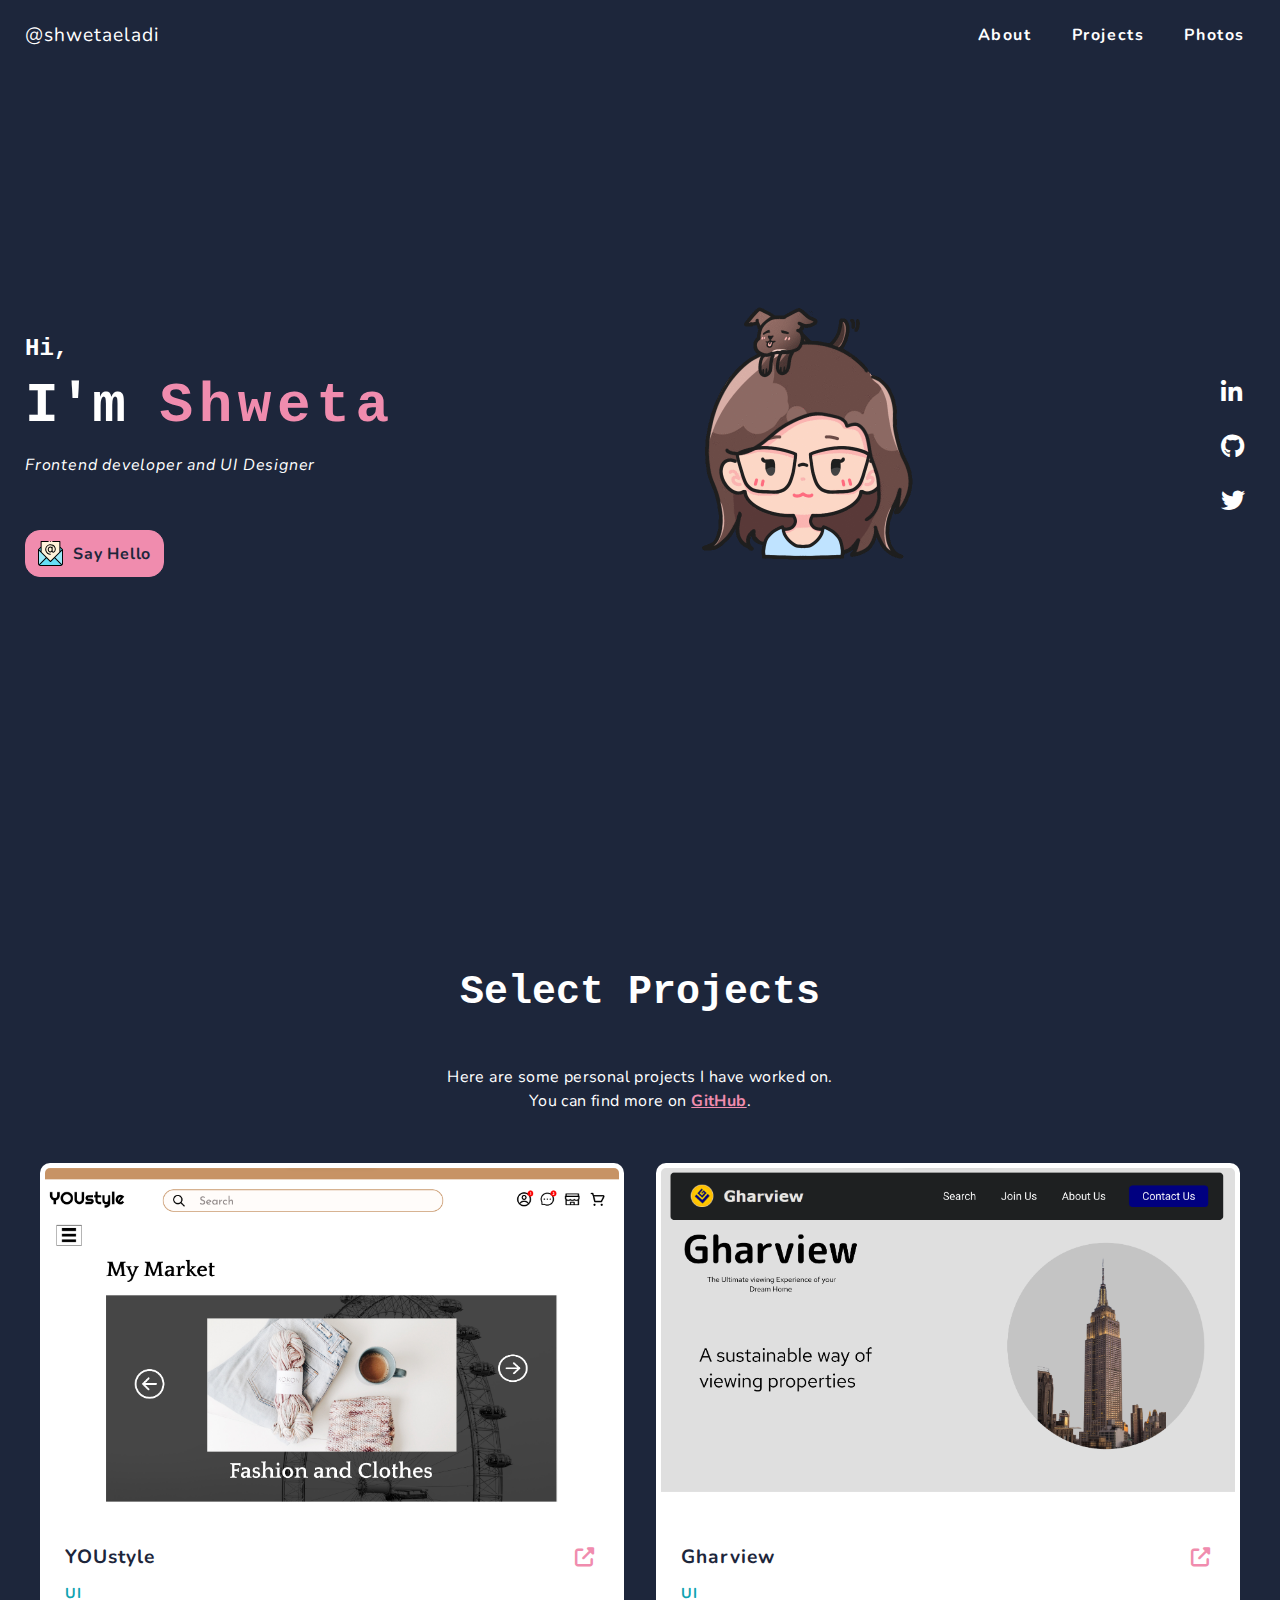
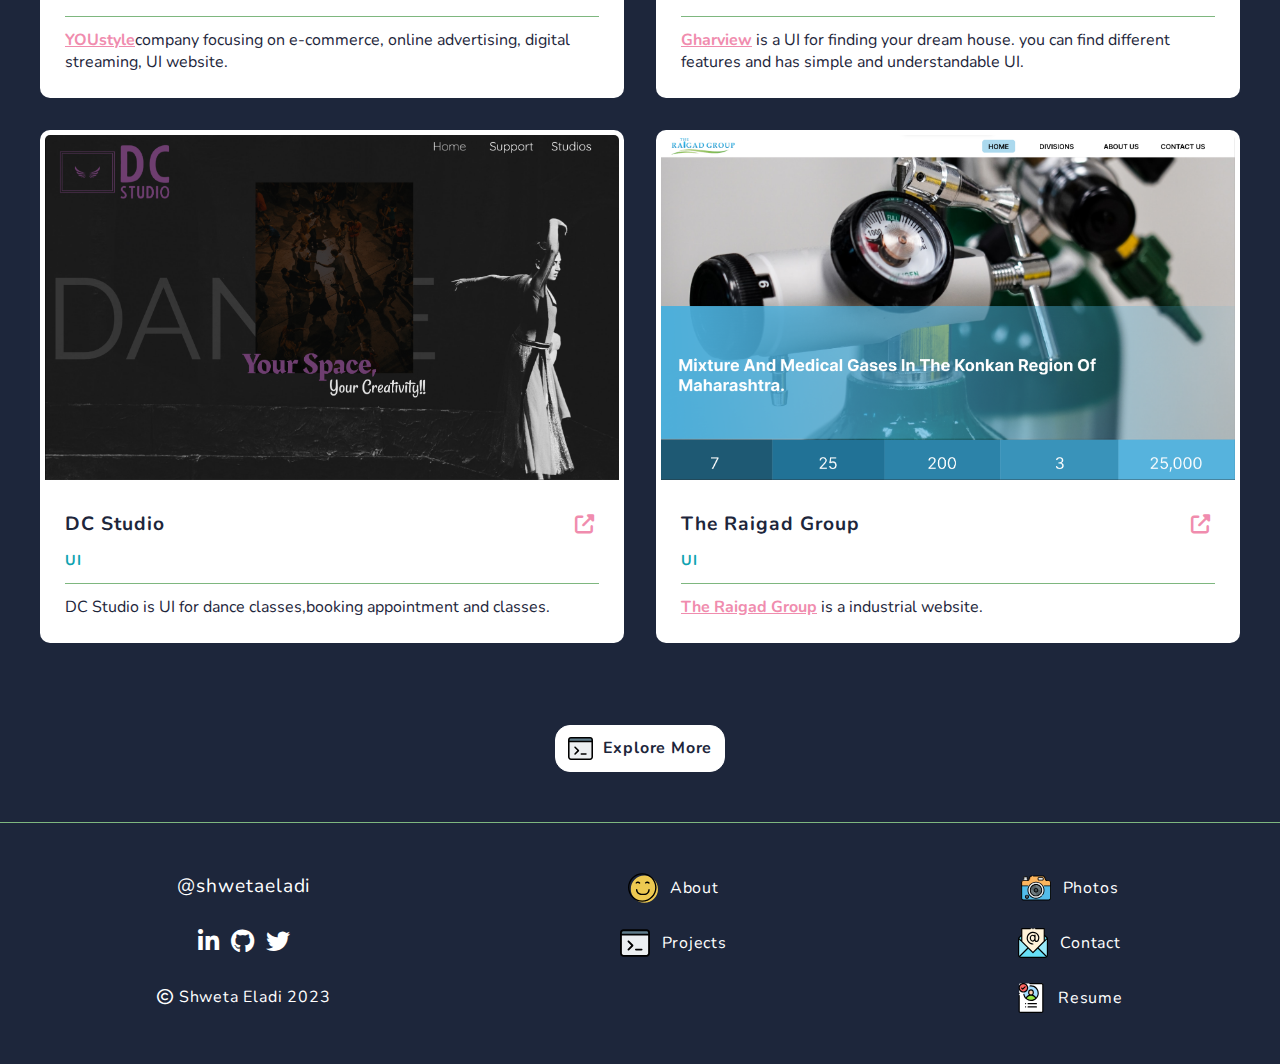
<file: index.html>
<!DOCTYPE html>
<html lang="en">

    <head>
        <title>Shweta Eladi</title>

        <link rel="apple-touch-icon" sizes="180x180" href="/apple-touch-icon.png">
        <link rel="icon" type="image/png" sizes="32x32" href="/favicon-32x32.png">
        <link rel="icon" type="image/png" sizes="16x16" href="/favicon-16x16.png">
        <link rel="manifest" href="/site.webmanifest">

        <meta charset="UTF-8">
        <meta property="og:title" content="Shweta Eladi" />
        <meta property="og:type" content="website" />
        <meta property="og:url" content="https://www.shwetaeladi.me/" />
        <meta property="og:description" content="Hi! I'm Shweta Eladi. Welcome to my portfolio." />
        <meta property="og:locale" content="en_US" />
        <!-- <meta property="og:image" content="#" /> -->
        <meta name="twitter:card" content="summary">
        <meta name="twitter:title" content="Shweta Eladi">
        <meta name="twitter:description" content="Hi! I'm Shweta Eladi. Welcome to my portfolio.">
        <!-- <meta name="twitter:image" content="https://anniew.xyz/img/me-icon-smiling.png"> -->
        <meta name="twitter:site" content="@shwetaeladi">
        <meta name="viewport" content="width=device-width, initial-scale=1.0">
        <meta name="copyright" content="Shweta Eladi">
        <meta name="description" content="Hi! I'm Shweta Eladi. Welcome to my portfolio.">
        <meta name="keywords"content="Shweta, Shweta Portfolio, Shweta Photography, photographer, developer, java, python, html, css, javascript, web developer, webdev, portfolio, quality assurance, qa engineer, quality assurance engineer">
        <meta name="robots" content="noindex, nofollow" />
        <!-- Link tag here -->
        <link rel="canonical" href="https://www.shwetaeladi.me/" />
        <link rel="preconnect" href="https://fonts.googleapis.com">
        <link rel="preconnect" href="https://fonts.gstatic.com" crossorigin>
        <link href="https://fonts.googleapis.com/css?family=Nunito" rel="stylesheet">
        <link rel="stylesheet" href="https://cdnjs.cloudflare.com/ajax/libs/font-awesome/6.2.1/css/all.min.css" />
        <link rel="stylesheet" href="./css/main.css" type="text/css">
        <link rel="stylesheet" href="./css/header.css" type="text/css">
        <link rel="stylesheet" href="./css/home.css" type="text/css">
        <link rel="stylesheet" href="./css/projects.css" type="text/css">
        <link rel="stylesheet" href="./css/footer.css" type="text/css">
    </head>

    <body>
        <header class="header">
            <a href="./index.html" class="header-logo">@shwetaeladi</a>
            <nav class="nav">
                <div class="toggle"><i class="fas fa-bars"></i></div>
                <ul class="nav-menu">
                    <li class="nav-item"><a href="./about.html">About</a></li>
                    <li class="nav-item"><a href="./projects.html">Projects</a></li>
                    <li class="nav-item"><a href="https://shwetaeladi.mypixieset.com/">Photos</a>
                    </li>
                </ul>
            </nav>
        </header>

        <main class="main-container home-section">
            <section id="home">
                <div class="landing-page-details">
                    <h1 class="small-title">Hi,</h1>
                    <h2 class="big-title">I'm <span class="my-name pink">Shweta</span></h2>
                    <h3 class="medium-title"><em>Frontend developer and UI Designer</em></h3>

                    <div class="cta-container email-container">
                        <a href="mailto:shweta072016@gmail.com"class="cta email-button">
                            <img src="./img/email.svg" alt="Email Icon">
                            <span>Say Hello</span>
                        </a>
                    </div>
                </div>
                <div class="art-me">
                    <img src="./img/me-icon.gif"
                        alt="Icon of me and Coconut. Art credits to @wynn.draws">
                </div>
                <div class="landing-page-socials">
                    <ul>
                        <li class="social-link">
                            <a href="https://www.linkedin.com/in/shwetaeladi07/" aria-label="LinkedIn"
                                target="_blank">
                                <i class="fa-brands fa-linkedin-in"></i>
                            </a>
                        </li>
                        <li class="social-link">
                            <a href="https://github.com/shwetaeladi07" aria-label="GitHub"
                                target="_blank">
                                <i class="fa-brands fa-github"></i>
                            </a>
                        </li>
                        <li class="social-link">
                            <a href="https://twitter.com/ShwetaEladi" aria-label="Twitter"
                                target="_blank">
                                <i class="fa-brands fa-twitter"></i>
                            </a>
                        </li>
                       
                    </ul>
                </div>
            </section>
            <section class="projects" id="select-projects">
                <h2>Select Projects</h2>
                <p class="section-description">
                    Here are some personal projects I have worked on.<br>
                    You can find more on <a class="hyperlink"
                        href="https://github.com/shwetaeladi07">GitHub</a>.
                </p>
                <div class="project-cards-container">
                    <div class="card">
                        <img src="./img/project-preview/YOUstyle.png"
                            alt="Project Preview Screenshot" class="card-preview-img">
                        <div class="card-info">
                            <div class="title-and-links">
                                <span class="project-title">
                                    YOUstyle
                                </span>
                                <div class="project-links">
                                    <a href="https://www.figma.com/proto/L442Smf2wV7Oo7gY2u3hfU/YOUstyle?page-id=0%3A1&node-id=4-8&starting-point-node-id=4%3A8">
                                        <i class="fas fa-external-link-alt"></i>
                                    </a>
                                    
                                </div>
                            </div>
                            <div class="project-skills">
                                <span>UI</span>

                            </div>
                            <p class="project-description">
                                <a class="hyperlink"
                                    href="https://www.imdb.com/title/tt9059350/">YOUstyle</a>company focusing on e-commerce, online advertising, digital streaming, UI website.
                            </p>
                        </div>
                    </div>
                    <div class="card">
                        <img src="./img/project-preview/DC Studio.png"
                            alt="Project Preview Screenshot" class="card-preview-img">
                        <div class="card-info">
                            <div class="title-and-links">
                                <span class="project-title">
                                    DC Studio
                                </span>
                                <div class="project-links">
                                    <a href="https://www.figma.com/proto/8iN770Cb0dZmhS6igXrwpf/DC-Studio?page-id=0%3A1&type=design&node-id=1-2&viewport=526%2C137%2C0.14&scaling=min-zoom">
                                        <i class="fas fa-external-link-alt"></i>
                                    </a>
                                    
                                </div>
                            </div>
                            <div class="project-skills">
                                <span>UI</span>

                            </div>
                            <p class="project-description">
                                DC Studio is UI for dance classes,booking appointment and classes.
                            </p>
                        </div>
                    </div>
                    <div class="card">
                        <img src="./img/project-preview/Gharview.png"
                            alt="Project Preview Screenshot" class="card-preview-img">
                        <div class="card-info">
                            <div class="title-and-links">
                                <span class="project-title">
                                    Gharview
                                </span>
                                <div class="project-links">
                                    <a href="https://www.figma.com/proto/vuzBiYQe53bn9NGlnB6e8i/gharview?page-id=0%3A1&node-id=1-2&starting-point-node-id=1%3A2ttps://www.instagram.com/anniedotexe/">
                                        <i class="fas fa-external-link-alt"></i>
                                    </a>
                                    
                                </div>
                            </div>
                            <div class="project-skills">
                                <span>UI</span>
                               
                            </div>
                            <p class="project-description">
                                <a class="hyperlink"
                                    href="https://www.figma.com/proto/vuzBiYQe53bn9NGlnB6e8i/gharview?page-id=0%3A1&node-id=1-2&starting-point-node-id=1%3A2">Gharview</a> is a UI for finding your dream house. you can find different features and has simple and understandable UI.
                            </p>
                        </div>
                    </div>
                    <div class="card">
                        <img src="./img/project-preview/theraigadgroup.png"
                            alt="Project Preview Screenshot" class="card-preview-img">
                        <div class="card-info">
                            <div class="title-and-links">
                                <span class="project-title">
                                    The Raigad Group
                                </span>
                                <div class="project-links">
                                    <a href="https://www.figma.com/proto/LZ1vJ4AmmmYRnQXMCemEjD/TheRaigadGroup?page-id=0%3A1&node-id=52-2">
                                        <i class="fas fa-external-link-alt"></i>
                                    </a>
                                
                                </div>
                            </div>
                            <div class="project-skills">
                                <span>UI</span>
                                
                            </div>
                            <p class="project-description">
                                <a class="hyperlink"
                                    href="https://www.figma.com/proto/LZ1vJ4AmmmYRnQXMCemEjD/TheRaigadGroup?page-id=0%3A1&node-id=52-2">The Raigad Group</a>
                                    is a industrial website.
                        </div>
                    </div>
                </div>
                <div class="cta-container">
                    <a href="./projects.html" class="cta">
                        <img src="./img/coding.svg" alt="Code Icon">
                        <span>Explore More</span>
                    </a>
                </div>
            </section>
        </main>

        <footer class="footer-container">
            <div class="footer">
                <div class="footer-column">
                    <a href="./index.html" class="footer-logo">@shwetaeladi</a>
                    <div class="socials">
                        <ul>
                            <li class="social-link">
                                <a href="https://www.linkedin.com/in/shwetaeladi07/"
                                    aria-label="LinkedIn" target="_blank">
                                    <i class="fa-brands fa-linkedin-in"></i>
                                </a>
                            </li>
                            <li class="social-link">
                                <a href="https://github.com/shwetaeladi07" aria-label="GitHub"
                                    target="_blank">
                                    <i class="fa-brands fa-github"></i>
                                </a>
                            </li>
                            <li class="social-link">
                                <a href="https://twitter.com/ShwetaEladi" aria-label="Twitter"
                                    target="_blank">
                                    <i class="fa-brands fa-twitter"></i>
                                </a>
                            </li>
                            
                        </ul>
                    </div>
                    <span class="copyright"><i class="fa-regular fa-copyright"></i> Shweta Eladi 2023</span>
                </div>
                <div class="footer-column">
                    <a href="./about.html" class="footer-button">
                        <img src="./img/smile.svg" alt="Smile Icon">
                        About
                    </a>
                    <a href="./projects.html" class="footer-button">
                        <img src="./img/coding.svg" alt="Code Icon">
                        Projects
                    </a>

                </div>
                <div class="footer-column">
                    
                    <a href="https://shwetaeladi.mypixieset.com/" class="footer-button">
                        <img src="./img/camera.svg" alt="Camera Icon">
                        Photos
                    </a>
                    <a href="mailto:shweta072016@gmail.com"class="footer-button">
                        <img src="./img/email.svg" alt="Email Icon">
                        Contact
                    </a>
                </a>
                <a href="./ShwetaEladiResume.pdf" class="footer-button">
                    <img src="./img/resume.svg" alt="Resume Icon">
                    Resume
                </a>
                </div>
            </div>
        </footer>

        <script src="./js/main.js"></script>
    </body>

</html>
</file>
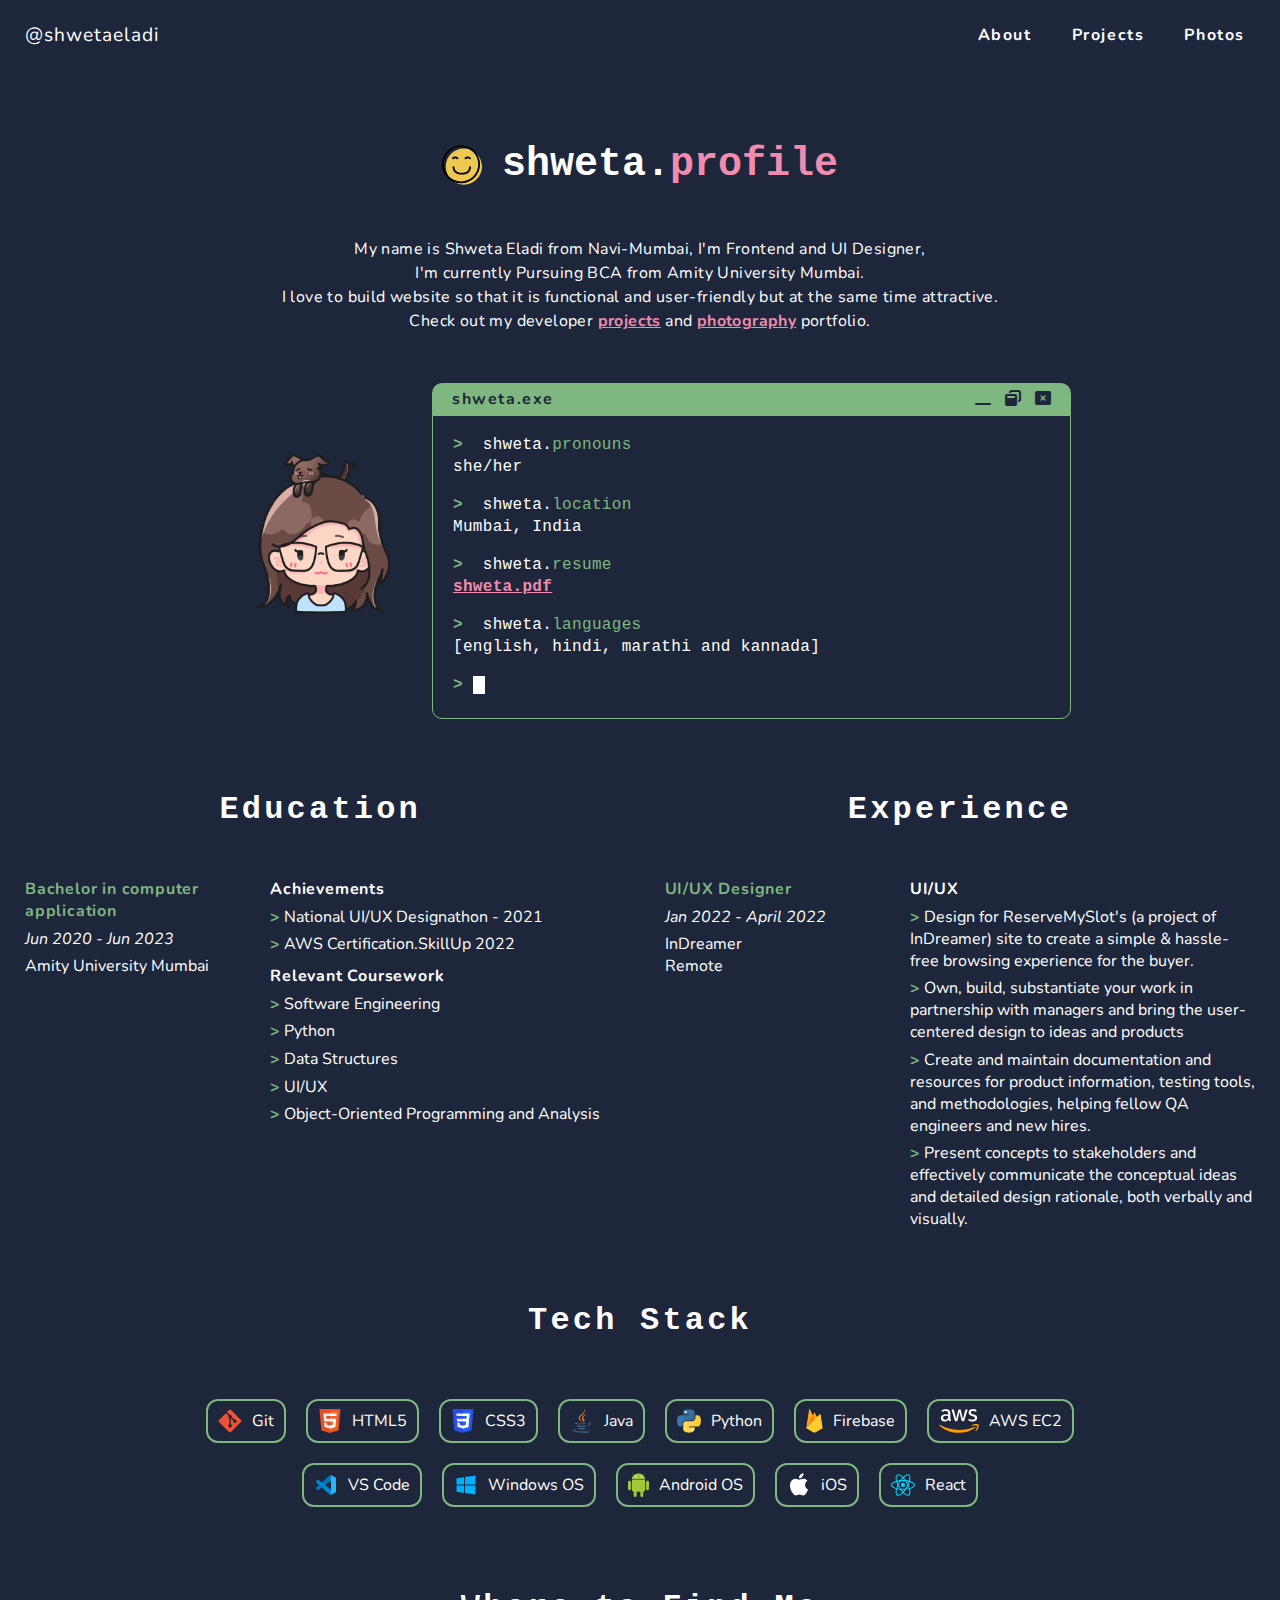
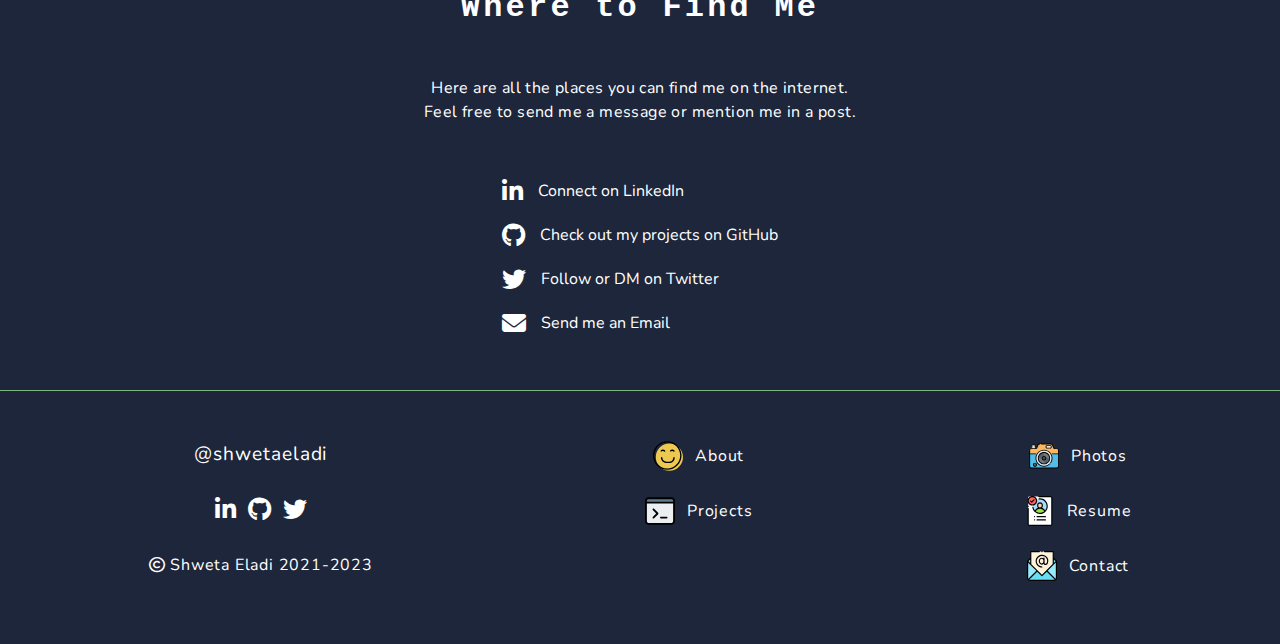
<file: about.html>
<!DOCTYPE html>
<html lang="en">

    <head>
        <title>About Me ~ Shweta Eladi</title>

        <link rel="apple-touch-icon" sizes="180x180" href="/apple-touch-icon.png">
        <link rel="icon" type="image/png" sizes="32x32" href="/favicon-32x32.png">
        <link rel="icon" type="image/png" sizes="16x16" href="/favicon-16x16.png">
        <link rel="manifest" href="/site.webmanifest">

        <meta charset="UTF-8">

        <meta property="og:title" content="About Me ~ Shweta Eladi" />
        <meta property="og:type" content="website" />
        <meta property="og:url" content="http://shwetaeladi.me/about" />
        <meta property="og:description"
            content="Hi! I'm Shweta Eladi. I have been working with computers and technology for most of my life being the go-to tech support for friends and family, and I am a self-taught web developer." />
        <meta property="og:locale" content="en_US" />
        <meta property="og:image" content="https://anniew.xyz/img/me-icon-smiling.png" />

        <meta name="twitter:card" content="summary">
        <meta name="twitter:title" content="About Me ~ Shweta Eladi">
        <meta name="twitter:description"
            content="Hi! I'm Shweta Eladi. I have been working with computers and technology for most of my life being the go-to tech support for friends and family, and I am a self-taught web developer.">
        <meta name="twitter:image" content="https://anniew.xyz/img/me-icon-smiling.png">
        <meta name="twitter:site" content="@shwetaeladi">

        <meta name="viewport" content="width=device-width, initial-scale=1.0">
        <meta name="copyright" content="Shweta Eladi">
        <meta name="description"
            content="Hi! I'm Annie. I have been working with computers and technology for most of my life being the go-to tech support for friends and family, and I am a self-taught web developer.">
        <meta name="keywords"
            content="Shweta Eladi, Shweta Eladi Portfolio, Shweta Eladi Photography, photographer, developer, java, python, html, css, javascript, web developer, webdev, portfolio">
        <meta name="robots" content="noindex, nofollow" />

        <link rel="canonical" href="https://shwetaeladi.me/about" />

        <link rel="preconnect" href="https://fonts.googleapis.com">
        <link rel="preconnect" href="https://fonts.gstatic.com" crossorigin>
        <link href="https://fonts.googleapis.com/css?family=Nunito" rel="stylesheet">

        <link rel="stylesheet"
            href="https://cdnjs.cloudflare.com/ajax/libs/font-awesome/6.2.1/css/all.min.css" />

        <link rel="stylesheet" href="./css/main.css" type="text/css">
        <link rel="stylesheet" href="./css/header.css" type="text/css">
        <link rel="stylesheet" href="./css/about.css" type="text/css">
        <link rel="stylesheet" href="./css/footer.css" type="text/css">
    </head>

    <body>
        <header class="header">
            <a href="./index.html" class="header-logo">@shwetaeladi</a>
            <nav class="nav">
                <div class="toggle"><i class="fas fa-bars"></i></div>
                <ul class="nav-menu">
                    <li class="nav-item"><a href="./about.html">About</a></li>
                    <li class="nav-item"><a href="./projects.html">Projects</a></li>
                    <li class="nav-item"><a href="https://shwetaeladi.mypixieset.com/">Photos</a>
                    </li>
                </ul>
            </nav>
        </header>

        <main class="main-container about-section">
            <section id="profile">
                <div class="page-title">
                    <img src="./img/smile.svg" alt="Smile Icon">
                    <h2>shweta.<span class="pink">profile</span></h2>
                </div>
                <p class="section-description">
                    My name is Shweta Eladi from Navi-Mumbai, I'm Frontend and UI Designer, 
                    <br>I'm currently Pursuing BCA from Amity University Mumbai.
                    <br>
                     I love to build website so that it is functional and user-friendly but at the same time attractive.<br>
                    Check out my developer <a class="hyperlink" href="./projects.html">projects</a>
                    and <a class="hyperlink"
                        href="https://shwetaeladi.mypixieset.com/">photography</a> portfolio.
                </p>
                <div class="profile-container">
                    <div class="me-icon-container">
                        <img class="me-icon" src="./img/me-icon.gif"
                            alt="Icon of myself with my bear puppy, Coconut, on top of my head"
                            title="Icon of me and Coconut. Art credits to @wynn.draws">
                    </div>
                    <div class="terminal-container">
                        <div class="terminal-header">
                            <div id="terminal-title">shweta.exe</div>
                            <div class="right-side-buttons">
                                <i class="fa-solid fa-window-minimize"></i>
                                <i class="fa-solid fa-window-restore"></i>
                                <i class="fa-solid fa-window-close"></i>
                            </div>
                        </div>
                        <div class="terminal-window">
                            <div class="statement">
                                <p class="input">
                                    shweta.<span class="green">pronouns</span>
                                </p>
                                <p class="return">
                                    she/her
                                </p>
                            </div>
                            <div class="statement">
                                <p class="input">
                                    shweta.<span class="green">location</span>
                                </p>
                                <p class="return">
                                    Mumbai, India
                                </p>
                            </div>
                             <div class="statement">
                                <p class="input">
                                    shweta.<span class="green">resume</span>
                                </p>
                                <p class="return">
                                    <a href="./ShwetaEladiResume.pdf" class="hyperlink">shweta.pdf</a>
                                </p>
                            </div> 
                            <div class="statement">
                                <p class="input">
                                    shweta.<span class="green">languages</span>
                                </p>
                                <p class="return">
                                    [english, hindi, marathi and kannada]
                                </p>
                            </div>
                            
                            <div class="statement">
                                <p class="input bottom"><span></span></p>
                            </div>
                        </div>
                    </div>
                </div>
            </section>
            <section id="education-experience">
                <div id="education" class="education-experience-container">
                    <h3>Education</h3>
                    <div class="education-experience-card">
                        <div class="card-info">
                            <h4 class="green">Bachelor in computer application</h4>
                            <p class="date">Jun 2020 - Jun 2023</p>
                            <p>Amity University Mumbai</p>
                        </div>
                        <div class="card-description">
                            <h5>Achievements</h5>
                            <p>National UI/UX Designathon - 2021</p>
                            <p>AWS Certification.SkillUp 2022</p>

                            <h5>Relevant Coursework</h5>
                            <p>Software Engineering</p>
                            <p>Python</p>
                            <p>Data Structures</p>
                            <p>UI/UX</p>
                            <p>Object-Oriented Programming and Analysis</p>
                        </div>
                    </div>
                </div>
                <div id="experience" class="education-experience-container">
                    <h3>Experience</h3>
                    <div class="education-experience-card">
                        <div class="card-info">
                            <h4 class="green">UI/UX Designer</h4>
                            <p class="date">Jan 2022 - April 2022</p>
                            <p><a href="https://indreamer.com/">InDreamer</a><br>
                                Remote</p>
                        </div>
                        <div class="card-description">
                            <h5>UI/UX</h5>
                            <p>Design for ReserveMySlot's (a project of InDreamer) site to create a simple & hassle-free browsing experience for the buyer.</p>
                            <p>Own, build, substantiate your work in partnership with managers and bring the user-centered design to ideas and products</p>
                            <p>Create and maintain documentation and resources
                                for product information, testing
                                tools, and methodologies, helping fellow QA engineers and new hires.
                            </p>
                            <p>Present concepts to stakeholders and effectively communicate the conceptual ideas and detailed design rationale, both verbally and visually.
                            </p>
                           
                        </div>
                    </div>
            </section>
            <section id="tech-stack">
                <h3>Tech Stack</h3>
                <div class="tech-stack-container">
                    <div class="skill">
                        <img src="./img/git.svg" alt="Git Icon"><span>Git</span>
                    </div>
                    <div class="skill">
                        <img src="./img/html5.svg" alt="HTML5 Icon"><span>HTML5</span>
                    </div>
                    <div class="skill">
                        <img src="./img/css3.svg" alt="CSS3 Icon"><span>CSS3</span>
                    </div>
                    <div class="skill">
                        <img src="./img/java.svg" alt="Java Icon"><span>Java</span>
                    </div>
                    <div class="skill">
                        <img src="./img/python.svg" alt="Python Icon"><span>Python</span>
                    </div>
                    <div class="skill">
                        <img src="./img/firebase.svg" alt="Firebase Icon"><span>Firebase</span>
                    </div>
                    <div class="skill">
                        <img src="./img/aws.svg" alt="AWS Icon"><span>AWS EC2</span>
                    </div>
                    <div class="skill">
                        <img src="./img/vscode.svg" alt="VS Code Icon"><span>VS Code</span>
                    </div>
                    <div class="skill">
                        <img src="./img/windows.svg" alt="Windows Icon"><span>Windows OS</span>
                    </div>
                    <div class="skill">
                        <img src="./img/android.svg" alt="Android Icon"><span>Android OS</span>
                    </div>
                    <div class="skill">
                        <img src="./img/ios.svg" alt="iOS Icon"><span>iOS</span>
                    </div>

                     <div class="skill">
                        <img src="./img/react.svg" alt="React"><span>React</span>
                    </div>
                </div>
            </section>
            <section id="all-social-media">
                <h3>Where to Find Me</h3>
                <p class="section-description">
                    Here are all the places you can find me on the
                    internet.<br>
                    Feel free to send me a message or mention me in a post.
                </p>
                <div class="social-media-list">
                    <a href="https://www.linkedin.com/in/shwetaeladi07/" class="social-media-item">
                        <i class="fa-brands fa-linkedin-in"></i>
                        Connect on LinkedIn
                    </a>
                    <a href="https://github.com/shwetaeladi07" class="social-media-item">
                        <i class="fa-brands fa-github"></i>
                        Check out my projects on GitHub
                    </a>
                    <a href="https://twitter.com/ShwetaEladi" class="social-media-item">
                        <i class="fa-brands fa-twitter"></i>
                        Follow or DM on Twitter
                    </a>
                    <a href="mailto:shweta072016@gmail.com" class="social-media-item">
                        <i class="fa-solid fa-envelope"></i>
                        Send me an Email
                    </a>
                    
                </div>
            </section>
        </main>

        <footer class="footer-container">
            <div class="footer">
                <div class="footer-column">
                    <a href="./index.html" class="footer-logo">@shwetaeladi</a>
                    <div class="socials">
                        <ul>
                            <li class="social-link">
                                <a href="https://www.linkedin.com/in/shwetaeladi07//"
                                    aria-label="LinkedIn" target="_blank">
                                    <i class="fa-brands fa-linkedin-in"></i>
                                </a>
                            </li>
                            <li class="social-link">
                                <a href="https://github.com/shwetaeladi07" aria-label="GitHub"
                                    target="_blank">
                                    <i class="fa-brands fa-github"></i>
                                </a>
                            </li>
                            <li class="social-link">
                                <a href="https://twitter.com/ShwetaEladi" aria-label="Twitter"
                                    target="_blank">
                                    <i class="fa-brands fa-twitter"></i>
                                </a>
                            </li>
                            

                        </ul>
                    </div>
                    <span class="copyright"><i class="fa-regular fa-copyright"></i> Shweta Eladi
                        2021-2023</span>
                </div>
                <div class="footer-column">
                    <a href="./about.html" class="footer-button">
                        <img src="./img/smile.svg" alt="Smile Icon">
                        About
                    </a>
                    <a href="./projects.html" class="footer-button">
                        <img src="./img/coding.svg" alt="Code Icon">
                        Projects
                    </a>

                </div>
                <div class="footer-column">

                    <a href="https://shwetaeladi.mypixieset.com/" class="footer-button">
                        <img src="./img/camera.svg" alt="Camera Icon">
                        Photos
                    </a>
                    <a href="./ShwetaEladiResume.pdf" class="footer-button">
                        <img src="./img/resume.svg" alt="Resume Icon">
                        Resume
                    </a>
                    <a href="mailto:shweta072016@gmail.com" class="footer-button">
                        <img src="./img/email.svg" alt="Email Icon">
                        Contact
                    </a>
                </div>
            </div>
        </footer>

        <script src="./js/main.js"></script>
    </body>

</html>
</file>
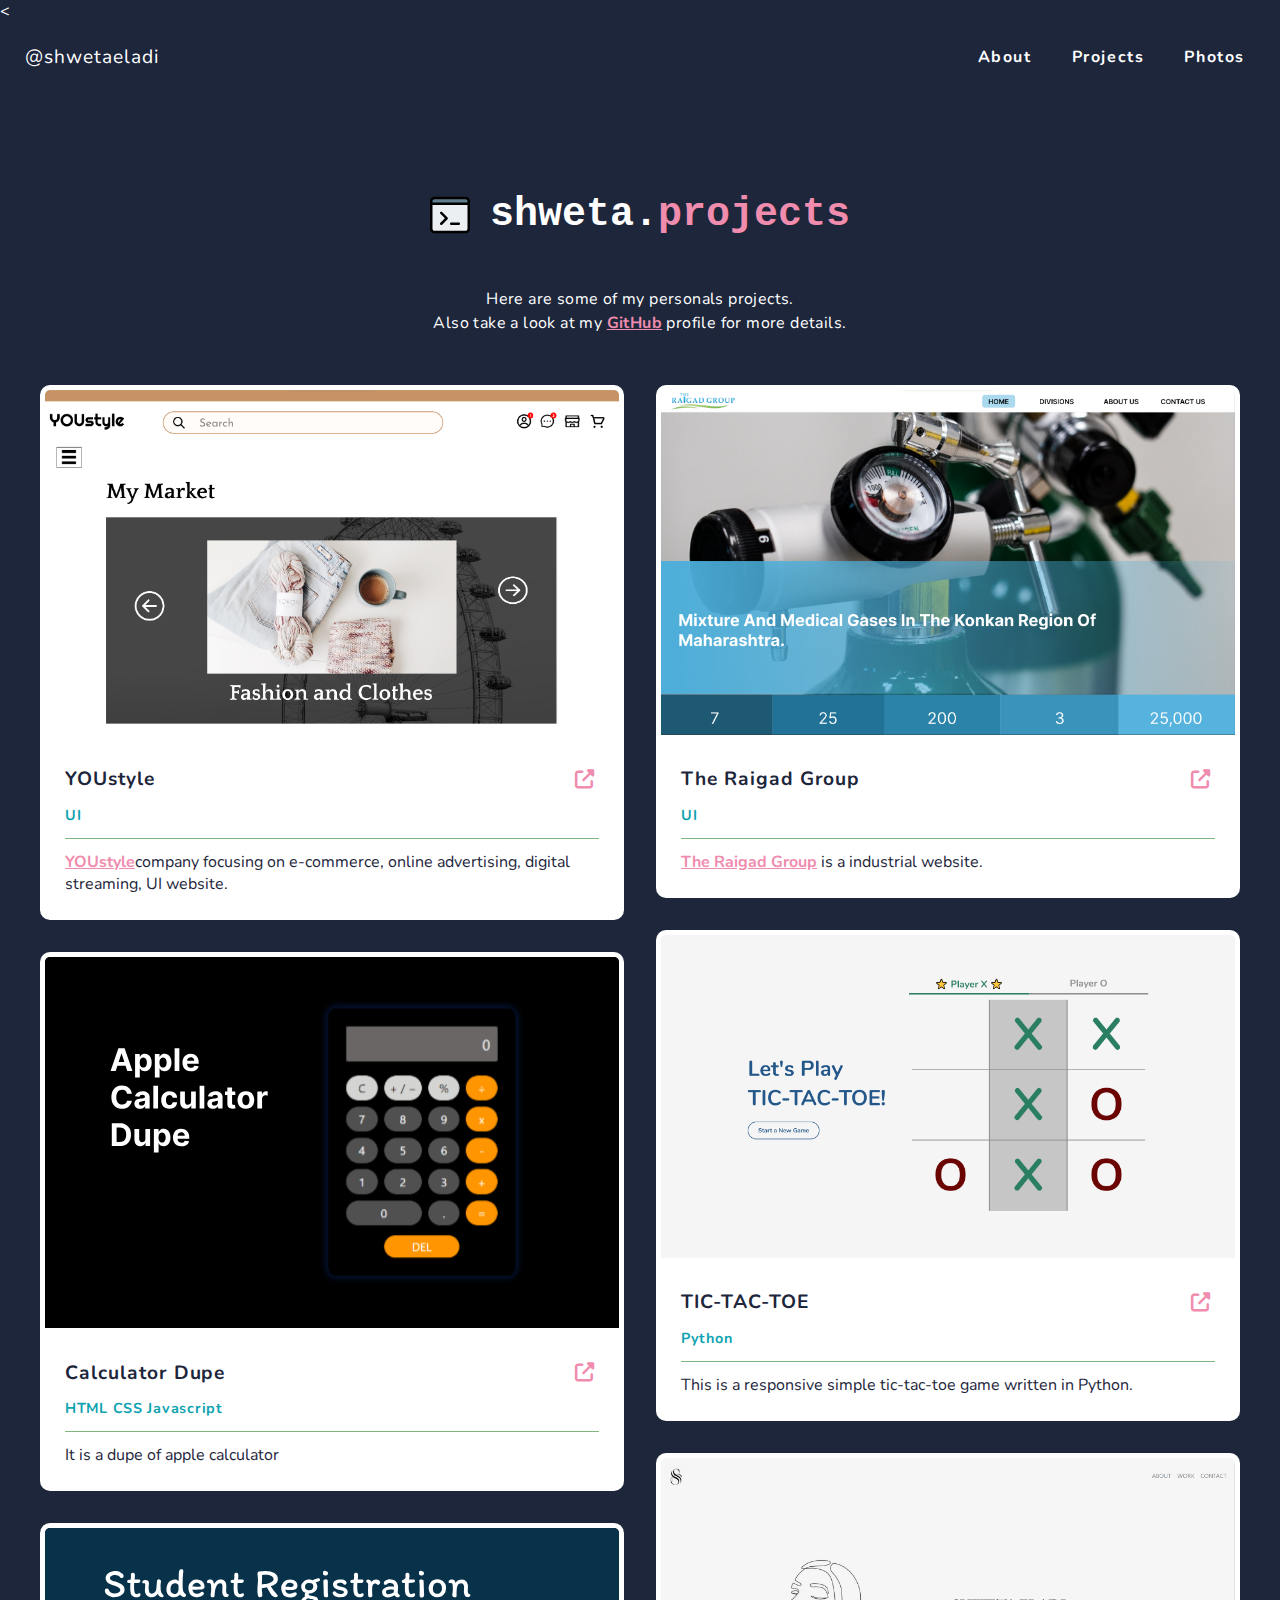
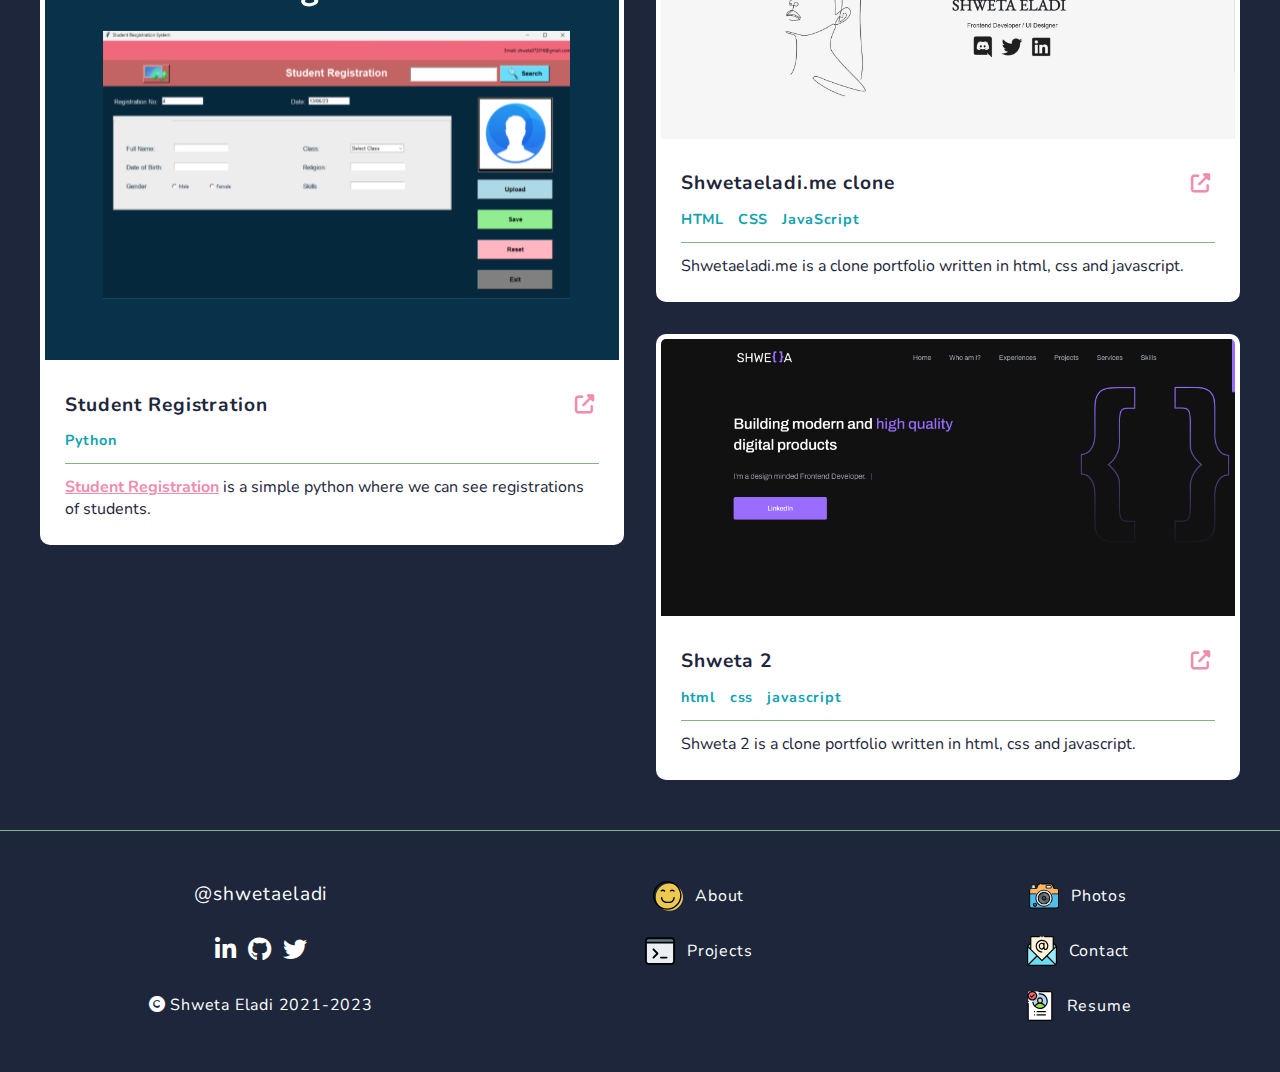
<file: projects.html>
<!DOCTYPE html>
<html lang="en">

    <head>
        <title>Projects ~ Shweta Eladi</title>

        <<link rel="apple-touch-icon" sizes="180x180" href="/apple-touch-icon.png">
            <link rel="icon" type="image/png" sizes="32x32" href="/favicon-32x32.png">
            <link rel="icon" type="image/png" sizes="16x16" href="/favicon-16x16.png">
            <link rel="manifest" href="/site.webmanifest">

            <meta charset="UTF-8">

            <meta property="og:title" content="Projects ~ Shweta Eladi" />
            <meta property="og:type" content="website" />
            <meta property="og:url" content="http://shwetaeladi.me/projects" />
            <meta property="og:description"
                content="Here is a showcase of the projects I have worked on with languages and tools including HTML, CSS, JavaScript, React, Python, Firebase, Amazon Web Services, and Google Cloud Platform." />
            <meta property="og:locale" content="en_US" />
            <meta property="og:image" content="https://anniew.xyz/img/me-icon-smiling.png" />

            <meta name="twitter:card" content="summary">
            <meta name="twitter:title" content="Projects ~ Shweta Eladi">
            <meta name="twitter:description"
                content="Here is a showcase of the projects I have worked on with languages and tools including HTML, CSS, JavaScript, React, Python, Firebase, Amazon Web Services, and Google Cloud Platform.">
            <meta name="twitter:image" content="https://anniew.xyz/img/me-icon-smiling.png">
            <meta name="twitter:site" content="@shwetaeladi">

            <meta name="viewport" content="width=device-width, initial-scale=1.0">
            <meta name="copyright" content="Shweta Eladi">
            <meta name="description"
                content="Here is a showcase of the projects I have worked on with languages and tools including HTML, CSS, JavaScript, React, Python, Firebase, Amazon Web Services, and Google Cloud Platform.">
            <meta name="keywords"
                content="Shweta Eladi, Shweta Eladi Portfolio, Shweta Eladi Photography, photographer, developer, java, python, html, css, javascript, web developer, webdev, portfolio">
            <meta name="robots" content="noindex, nofollow" />

            <link rel="canonical" href="https://anniew.xyz/projects" />

            <link rel="preconnect" href="https://fonts.googleapis.com">
            <link rel="preconnect" href="https://fonts.gstatic.com" crossorigin>
            <link href="https://fonts.googleapis.com/css?family=Nunito" rel="stylesheet">

            <link rel="stylesheet"
                href="https://cdnjs.cloudflare.com/ajax/libs/font-awesome/6.2.1/css/all.min.css" />

            <link rel="stylesheet" href="./css/main.css" type="text/css">
            <link rel="stylesheet" href="./css/header.css" type="text/css">
            <link rel="stylesheet" href="./css/projects.css" type="text/css">
            <link rel="stylesheet" href="./css/footer.css" type="text/css">

    </head>

    <body>
        <header class="header">
            <a href="./index.html" class="header-logo">@shwetaeladi</a>
            <nav class="nav">
                <div class="toggle"><i class="fas fa-bars"></i></div>
                <ul class="nav-menu">
                    <li class="nav-item"><a href="./about.html">About</a></li>
                    <li class="nav-item"><a href="./projects.html">Projects</a></li>
                    <li class="nav-item"><a href="https://shwetaeladi.mypixieset.com/">Photos</a>
                    </li>
                </ul>
            </nav>
        </header>

        <main class="main-container project-section">
            <section class="projects">
                <div class="page-title">
                    <img src="./img/coding.svg" alt="Code Icon">
                    <h2>shweta.<span class="pink">projects</span></h2>
                </div>
                <p class="section-description">
                    Here are some of my personals projects.<br>
                    Also take a look at my <a class="hyperlink"
                        href="https://github.com/shwetaeladi07">GitHub</a> profile for more details.
                </p>
                <div class="project-cards-container">
                    <div class="card">
                        <img src="./img/project-preview/YOUstyle.png"
                            alt="Project Preview Screenshot" class="card-preview-img">
                        <div class="card-info">
                            <div class="title-and-links">
                                <span class="project-title">
                                    YOUstyle
                                </span>
                                <div class="project-links">
                                    <a href="https://www.figma.com/proto/L442Smf2wV7Oo7gY2u3hfU/YOUstyle?page-id=0%3A1&node-id=4-8&starting-point-node-id=4%3A8">
                                        <i class="fas fa-external-link-alt"></i>
                                    </a>

                                </div>
                            </div>
                            <div class="project-skills">
                                <span>UI</span>
                            </div>
                            <p class="project-description">
                                <a class="hyperlink"
                                    href="https://www.imdb.com/title/tt9059350/">YOUstyle</a>company focusing on e-commerce, online advertising, digital streaming, UI website.
                            </p>
                        </div>
                    </div>
                    <div class="card">
                        <img src="./img/caluclator.svg"
                            alt="Project Preview Screenshot" class="card-preview-img">
                        <div class="card-info">
                            <div class="title-and-links">
                                <span class="project-title">
                                    Calculator Dupe
                                </span>
                                <div class="project-links">
                                    <a href="https://calculator.shwetaeladi.me/">
                                        <i class="fas fa-external-link-alt"></i>
                                    </a>

                                </div>
                            </div>
                            <div class="project-skills">
                                <span>HTML CSS Javascript</span>

                            </div>
                            <p class="project-description">
                                It is a dupe of apple calculator
                            </p>
                        </div>
                    </div>

                    <div class="card">
                        <img src="./img/Studentreg.svg"
                            alt="Project Preview Screenshot" class="card-preview-img">
                        <div class="card-info">
                            <div class="title-and-links">
                                <span class="project-title">
                                   Student Registration
                                </span>
                                <div class="project-links">
                                    <a href="https://github.com/shwetaeladi07/Student_registration">
                                        <i class="fas fa-external-link-alt"></i>
                                    </a>
                                    
                                </div>
                            </div>
                            <div class="project-skills">
                                <span>Python</span>
                            </div>
                            <p class="project-description">
                                <a class="hyperlink"
                                href="https://github.com/shwetaeladi07/Student_registration">Student Registration</a> is a simple python where we can see registrations of students.
                            </p>
                        </div>
                    </div>
                    <div class="card">
                        <img src="./img/project-preview/theraigadgroup.png"
                            alt="Project Preview Screenshot" class="card-preview-img">
                        <div class="card-info">
                            <div class="title-and-links">
                                <span class="project-title">
                                    The Raigad Group
                                </span>
                                <div class="project-links">
                                    <a href="https://www.figma.com/proto/LZ1vJ4AmmmYRnQXMCemEjD/TheRaigadGroup?page-id=0%3A1&node-id=52-2">
                                        <i class="fas fa-external-link-alt"></i>
                                    </a>
                                   
                                </div>
                            </div>
                            <div class="project-skills">
                                <span>UI</span>
 
                            </div>
                            <p class="project-description">
                                <a class="hyperlink"
                                    href="https://www.figma.com/proto/LZ1vJ4AmmmYRnQXMCemEjD/TheRaigadGroup?page-id=0%3A1&node-id=52-2">The Raigad Group</a>
                                    is a industrial website.
                            </p>
                        </div>
                    </div>
                    <div class="card">
                        <img src="./img/project-preview/tic-tac-toe-preview.png"
                            alt="Project Preview Screenshot" class="card-preview-img">
                        <div class="card-info">
                            <div class="title-and-links">
                                <span class="project-title">
                                    TIC-TAC-TOE 
                                </span>
                                <div class="project-links">
                                    <a href="https://github.com/shwetaeladi07/tic-tac-toe">
                                        <i class="fas fa-external-link-alt"></i>
                                    </a>
                                   
                                </div>
                            </div>
                            <div class="project-skills">
                                <span>Python</span>
                            </div>
                            <p class="project-description">
                                This is a responsive simple tic-tac-toe game written in
                                Python.
                            </p>
                        </div>
                    </div>
                    <div class="card">
                        <img src="./img/project-preview/port img.png"
                            alt="Project Preview Screenshot" class="card-preview-img">
                        <div class="card-info">
                            <div class="title-and-links">
                                <span class="project-title">
                                    Shwetaeladi.me clone
                                </span>
                                <div class="project-links">
                                    <a href="https://portfolio.shwetaeladi.me/">
                                        <i class="fas fa-external-link-alt"></i>
                                    </a>

                                </div>
                            </div>
                            <div class="project-skills">
                                <span>HTML</span>
                                <span>CSS</span>
                                <span>JavaScript</span>
                            </div>
                            <p class="project-description">
                                Shwetaeladi.me is a clone portfolio written in html, css and javascript.
                        </div>
                    </div>

                    <div class="card">
                        <img src="./img/project-preview/port 2.png"
                            alt="Project Preview Screenshot" class="card-preview-img">
                        <div class="card-info">
                            <div class="title-and-links">
                                <span class="project-title">
                                    Shweta 2
                                </span>
                                <div class="project-links">
                                    <a href="https://github.com/shwetaeladi07/Portfolio-React">
                                        <i class="fas fa-external-link-alt"></i>
                                    </a>
                                    
                                </div>
                            </div>
                            <div class="project-skills">
                                <span>html</span>
                                <span>css</span>
                                <span>javascript</span>
                            </div>
                            <p class="project-description">
                                Shweta 2 is a clone portfolio written in html, css and javascript.
                                
                            </p>
                        </div>
                    </div>
                </div>
            </section>
        </main>

        <footer class="footer-container">
            <div class="footer">
                <div class="footer-column">
                    <a href="./index.html" class="footer-logo">@shwetaeladi</a>
                    <div class="socials">
                        <ul>
                            <li class="social-link">
                                <a href="https://www.linkedin.com/in/shwetaeladi07/"
                                    aria-label="LinkedIn" target="_blank">
                                    <i class="fa-brands fa-linkedin-in"></i>
                                </a>
                            </li>
                            <li class="social-link">
                                <a href="https://github.com/shwetaeladi07" aria-label="GitHub"
                                    target="_blank">
                                    <i class="fa-brands fa-github"></i>
                                </a>
                            </li>
                            <li class="social-link">
                                <a href="https://twitter.com/ShwetaEladi" aria-label="Twitter"
                                    target="_blank">
                                    <i class="fa-brands fa-twitter"></i>
                                </a>
                            </li>
                           
                        </ul>
                    </div>
                    <span class="copyright"><i class="fas fa-copyright"></i> Shweta Eladi
                        2021-2023</span>
                </div>
                <div class="footer-column">
                    <a href="./about.html" class="footer-button">
                        <img src="./img/smile.svg" alt="Smile Icon">
                        About
                    </a>
                    <a href="./projects.html" class="footer-button">
                        <img src="./img/coding.svg" alt="Code Icon">
                        Projects
                    </a>

                </div>
                <div class="footer-column">
                    <a href="https://shwetaeladi.mypixieset.com/" class="footer-button">
                        <img src="./img/camera.svg" alt="Camera Icon">
                        Photos
                    </a>
                    <a href="mailto:shweta072016@gmail.com" class="footer-button">
                        <img src="./img/email.svg" alt="Email Icon">
                        Contact
                    </a>
                    <a href="./ShwetaEladiResume.pdf" class="footer-button">
                        <img src="./img/resume.svg" alt="Resume Icon">
                        Resume
                    </a>
                </div>
            </div>
        </footer>

        <script src="./js/main.js"></script>
    </body>

</html>
</file>
<file: css/main.css>
* {
    margin: 0;
    padding: 0;
    box-sizing: border-box;
    font-family: 'Nunito', sans-serif;
    font-size: 16px;
    font-weight: 400;
    color: #FFFFFF;
    scroll-behavior: smooth;
}

body {
    background-color: #1D263B;
}

h1, h2, h3 {
    font-family: 'Fira Mono', monospace;
}

h2 {
    margin: 0 auto;
    text-align: center;
    font-size: 1.75em;
    font-weight: 700;
}

h3 {
    margin: 0 auto;
    text-align: center;
    font-size: 1.4em;
    font-weight: 700;
    letter-spacing: 0.1em;
}

a, span {
    font-family: inherit;
    font-size: inherit;
    font-weight: inherit;
}

.green {
    color: #7EB77F;
}

.bold {
    font-weight: 700;
}

.pink {
    font-family: inherit;
    font-size: inherit;
    font-weight: inherit;
    color: #F08CAE;
}

ul {
    list-style-type: none;
}

.social-link a i {
    transition: all 0.2s ease;
}

.social-link a i:hover {
    color: #F08CAE;
}

.main-container {
    margin: 0 auto;
    padding: 0 25px;
    text-align: center;
    max-width: 1600px;
}

section {
    margin: 0 auto;
    display: flex;
    flex-direction: column;
    justify-content: center;
    text-align: left;
    padding-top: 8vh;
}

section .hyperlink {
    color: #F08CAE;
    font-weight: 700;
    text-decoration: underline;
    transition: all 0.2s ease;
}

section .hyperlink:hover {
    color: #7EB77F;
}

.section-description {
    margin: 50px auto 0 auto;
    text-align: center;
    max-width: 1000px;
    line-height: 1.5em;
    letter-spacing: 0.025em;
}

.page-title {
    margin: 0 auto;
    display: flex;
    justify-content: center;
    align-items: center;
}

.page-title img {
    height: 40px;
    width: auto;
    margin-right: 20px;
}

@media only screen and (min-width: 768px) {
    h2 {
        font-size: 2.5em;
    }
    h3 {
        font-size: 2em;
    }
}
</file>
<file: css/header.css>
a {
    text-decoration: none;
}

header {
    margin: 0 auto;
    width: 100%;
    max-width: 1600px;
    display: flex;
    flex-direction: row;
    justify-content: space-between;
    text-align: center;
    align-items: center;
    height: 70px;
    padding: 0 15px;
    z-index: 2;
    background-color: #1D263B;
}

.header-logo {
    padding: 10px;
    font-size: 1.2em;
    letter-spacing: 0.05em;
}

.nav-menu {
    list-style-type: none;
    position: absolute;
    display: flex;
    justify-content: space-evenly;
    flex-direction: column;
    align-items: center;
    left: 0;
}

.nav-item {
    text-align: center;
    display: none;
}

.nav-item a {
    display: block;
    padding: 20px;
    font-weight: 700;
    width: 100vw;
    letter-spacing: 0.1em;
    transition: all 0.2s ease;
    color: #1D263B;
}

.nav-item a:hover, .nav-item a:focus {
    color: #F08CAE;
    text-decoration: underline;
}

.active {
    background-color: white;
}

.active .nav-item {
    display: block;
}

.toggle {
    padding: 1.1em;
}

.toggle i {
    font-size: 2em;
}

@media only screen and (min-width: 768px) {
    .nav {
        display: flex;
        text-align: center;
        justify-content: space-between;
        align-items: center;
    }
    .nav-menu {
        position: relative;
        align-items: center;
        flex-direction: row;
        background-color: #1D263B;
        height: fit-content;
        height: -moz-fit-content;
    }
    .nav-item {
        position: relative;
        display: block;
        width: fit-content;
        width: -moz-fit-content;
        margin: 0;
    }
    .nav-item a {
        width: fit-content;
        width: -moz-fit-content;
        color: #FFFFFF;
    }
    .toggle {
        display: none;
    }
}
</file>
<file: css/home.css>
.main-container {
    margin: -100px auto 0 auto;
}

/* --- LANDING PAGE --- */

#home {
    margin: 0 auto;
    display: flex;
    flex-direction: column;
    align-items: center;
    justify-content: space-between;
    min-height: 100vh;
}

.landing-page-details {
    margin: auto 0;
    display: flex;
    flex-direction: column;
    justify-content: center;
}

.landing-page-socials ul {
    display: flex;
    flex-direction: row;
    margin-bottom: 20px;
}

.landing-page-socials ul li a i {
    font-size: 1.5em;
    padding: 10px;
    margin: 0 5px;
}

.small-title {
    text-align: left;
    font-size: 1.5em;
    font-weight: 700;
    margin-bottom: 0.5em;
}

.big-title {
    margin: 0;
    text-align: left;
    font-weight: 700;
    font-size: 2.75em;
    letter-spacing: 0;
}

.my-name {
    letter-spacing: 0.1em;
    font-family: 'Fira Code', monospace;
}

h3 {
    margin: 5px 0 0 0;
    text-align: left;
}

h3 em {
    color: white;
    letter-spacing: 0.05em;
}

h3 a:hover {
    color: #7EB77F;
    text-decoration: underline;
}

.short-bio {
    margin-top: 1em;
    display: flex;
    flex-direction: column;
    align-items: flex-start;
}

.short-bio p {
    margin-top: 25px;
    font-size: 1.2em;
    line-height: 1.5em;
    letter-spacing: 0.025em;
}

.cta-container {
    margin: 0 auto;
}

.cta {
    display: flex;
    text-align: center;
    align-items: center;
    width: fit-content;
    width: -moz-fit-content;
    padding: 10px 12px;
    border-radius: 15px;
    border: 1px solid #FFFFFF;
    font-weight: 700;
    letter-spacing: 0.05em;
    color: #1D263B;
    background-color: #FFFFFF;
    margin-top: 50px;
    transition: all 0.2s ease;
    cursor: pointer;
}

.cta img {
    height: 25px;
    width: 25px;
}

.cta span {
    margin-left: 10px;
    color: #1D263B;
    font-weight: 700;
}

.email-button {
    border: 1px solid #F08CAE;
    background-color: #F08CAE;
}

.cta:hover {
    border: 1px solid #7EB77F;
    background-color: #7EB77F;
    padding: 10px 20px;
}

.art-me {
    display: none;
    height: 350px;
}

.art-me img {
    height: 100%;
}

@media only screen and (min-width: 768px) {
    .big-title {
        font-size: 3.5em;
    }
    .short-bio {
        max-width: 90%;
    }
    .art-me {
        display: block;
    }
    #home {
        flex-direction: row;
    }
    .landing-page-socials ul {
        flex-direction: column;
    }
    .landing-page-socials ul li a i {
        margin: 5px 0;
    }
    .email-container {
        margin: 0;
    }
}

@media only screen and (min-width: 1000px) {
    #home {
        gap: 10%;
    }
}
</file>
<file: css/projects.css>
em {
    color: #1D263B;
}

.projects {
    padding-top: 100px;
    max-width: 1200px;
}

.project-cards-container {
    margin-top: 50px;
    height: fit-content;
    height: -moz-fit-content;
}

.card {
    display: inline-flex;
    flex-direction: column;
    color: #1D263B;
}

.card:not(:last-child) {
    margin: 0 auto 2em auto;
}

.card-preview-img {
    max-width: 100%;
    border-radius: 10px 10px 0 0;
    padding: 5px;
    background-color: white;
}

.card-info {
    padding: 25px;
    background-color: #FFFFFF;
    border-radius: 0 0 10px 10px;
}

.has-no-preview .card-info {
    border-radius: 10px;
}

.title-and-links {
    display: flex;
    justify-content: space-between;
    align-items: center;
    margin-bottom: 10px;
}

.project-title {
    font-size: 1.2em;
    font-weight: 700;
    letter-spacing: 0.05em;
    color: #1D263B;
}

.project-links {
    display: flex;
    flex-wrap: nowrap;
}

.project-links a i {
    padding: 5px;
}

.project-links a i {
    color: #F08CAE;
    font-size: 1.2em;
    transition: all 0.2s ease;
}

.project-links a i:hover {
    font-size: 1.25em;
    padding: 2px 5px;
    color: #7EB77F;
}

.project-links a:last-child {
    margin-left: 5px;
}

.project-skills {
    margin-bottom: 12px;
    padding-bottom: 12px;
    border-bottom: 1px solid #7EB77F;
}

.project-skills span {
    color: #0FA3B1;
    font-weight: 700;
    font-size: 0.9em;
    letter-spacing: 0.05em;
}

.project-skills span:not(:last-child) {
    margin-right: 10px;
}

.project-description {
    color: #1D263B;
}

@media only screen and (min-width: 768px) {
    .project-cards-container {
        column-count: 2;
        column-gap: 2em;
    }
}
</file>
<file: css/footer.css>
.footer-container {
    border-top: 1px solid #7EB77F;
    margin: 50px auto;
    padding-top: 50px;
}

.footer {
    margin: 0 auto;
    padding: 0 25px;
    display: flex;
    flex-direction: column;
    justify-content: center;
    text-align: center;
    align-items: center;
    flex-wrap: wrap;
    gap: 25px;
}

.footer-column {
    margin: 0 auto;
    display: flex;
    flex-direction: column;
    align-items: center;
    align-self: flex-start;
}

.footer-logo {
    font-size: 1.2em;
    margin-bottom: 5px;
    letter-spacing: 0.05em;
}

.socials {
    margin: 10px 0;
}

.socials ul {
    display: flex;
    flex-direction: row;
    align-items: center;
    text-align: center;
    margin: 15px 0;
}

.socials ul li:not(:last-child) {
    margin-right: 12px;
}

.socials ul li a i {
    font-size: 1.5em;
}

.copyright {
    margin-top: 5px;
    letter-spacing: 0.05em;
}

.footer-button {
    display: flex;
    text-align: center;
    align-items: center;
    letter-spacing: 0.05em;
    transition: all 0.2s ease;
}

.footer-button:hover {
    text-decoration: underline;
    color: #F08CAE;
}

.footer-button:not(:last-child) {
    margin-bottom: 25px;
}

.footer-button img {
    margin-right: 12px;
}

@media only screen and (min-width: 768px) {
    .footer {
        margin: 0 auto;
        padding: 0 25px;
        flex-direction: row;
        justify-content: space-between;
        max-width: 1600px;
    }
}
</file>
<file: css/about.css>
h4, h5 {
    font-weight: 700;
    letter-spacing: 0.05em;
}

.date {
    font-style: italic;
}

/* --- PROFILE --- */

.profile-container {
    margin-top: 25px;
    display: flex;
    flex-direction: column;
    align-items: center;
}

.me-icon-container {
    width: 200px;
    height: auto;
    object-fit: contain;
    text-align: center;
}

.me-icon {
    height: 100%;
    width: 100%;
}

.terminal-container {
    max-width: 700px;
    width: 100%;
    margin-top: 25px;
}

.terminal-header {
    padding: 5px 20px;
    display: flex;
    text-align: center;
    justify-content: space-between;
    border-radius: 10px 10px 0 0;
    background-color: #7EB77F;
}

#terminal-title {
    font-weight: 700;
    color: #1D263B;
    letter-spacing: 0.1em;
}

.right-side-buttons i {
    color: #1D263B;
}

.right-side-buttons i:not(:last-child) {
    margin-right: 10px;
}

.terminal-window {
    padding: 20px;
    border-radius: 0 0 10px 10px;
    text-align: left;
    border: 1px solid #7EB77F;
}

.terminal-window div, .terminal-window div p {
    font-family: 'Fira Code', monospace;
    letter-spacing: 0.02em;
}

.terminal-window div:not(:last-child) {
    margin-bottom: 20px;
}

.terminal-window div p {
    margin-bottom: 0.25em;
}

.input::before {
    content: ">\A0";
    color: #7EB77F;
    font-weight: 700;
}

.bottom span {
    content: "\A0";
    border-right: 12px solid;
    animation: blink 1s steps(1) infinite;
}

@keyframes blink {
    50% {
        border-color: transparent;
    }
}

/* --- EDUCATION & EXPERIENCE --- */

.education-experience-container h3 {
    margin-bottom: 50px;
}

#experience {
    margin-top: 50px;
}

.education-experience-card {
    margin-top: 25px;
}

.card-info p {
    margin-top: 0.35em;
}

.card-info p a:hover {
    color: #F08CAE;
}

.card-description {
    margin: 15px 0 0 15px;
}

.card-description p:not(:first-child) {
    margin-top: 0.35em;
}

.card-description p::before {
    content: ">\A0";
    color: #7EB77F;
    font-weight: 700;
}

.card-description h5:not(:first-child) {
    margin-top: 10px;
}

/* --- TECH STACK --- */

.tech-stack-container {
    margin: 50px auto 0 auto;
    max-width: 1000px;
    display: flex;
    flex-wrap: wrap;
    text-align: center;
    justify-content: center;
    align-items: center;
}

.skill {
    border-radius: 12px;
    margin: 10px;
    border: 2px solid #7EB77F;
    padding: 8px 10px;
    display: flex;
    align-items: center;
    text-align: center;
}

.skill span {
    margin-left: 10px;
}

/* --- ALL SOCIAL MEDIA --- */

.social-media-list {
    margin: 50px auto 0 auto;
    width: fit-content;
    width: -moz-fit-content;
    display: flex;
    flex-direction: column;
    text-align: left;
}

.social-media-item {
    display: flex;
    text-align: center;
    align-items: center;
    padding: 5px 0;
}

.social-media-item:hover {
    color: #F08CAE;
}

.social-media-item i {
    margin-right: 15px;
    font-size: 1.5em;
}

.social-media-item:not(:last-child) {
    margin-bottom: 10px;
}

@media only screen and (min-width: 768px) {
    #education-experience {
        display: flex;
        flex-direction: row;
        justify-content: space-between;
    }
    .education-experience-container {
        width: 48%;
    }
    #experience {
        margin-top: 0;
    }
    .section-description {
        margin: 50px 10% 0 10%;
    }
}

@media only screen and (min-width: 1100px) {
    .profile-container {
        margin: 50px auto 0 auto;
        flex-direction: row;
        justify-content: center;
        align-items: center;
        width: 70%;
    }
    .terminal-container {
        flex-grow: 1;
        margin: 0;
    }
    .me-icon-container {
        width: 300px;
        height: auto;
    }
    .education-experience-card {
        display: flex;
        justify-content: space-between;
    }
    .card-info {
        width: 40%;
    }
    .card-description {
        width: 60%;
        margin-top: 0;
    }
    .section-description {
        margin: 50px auto 0 auto;
    }
}
</file>
